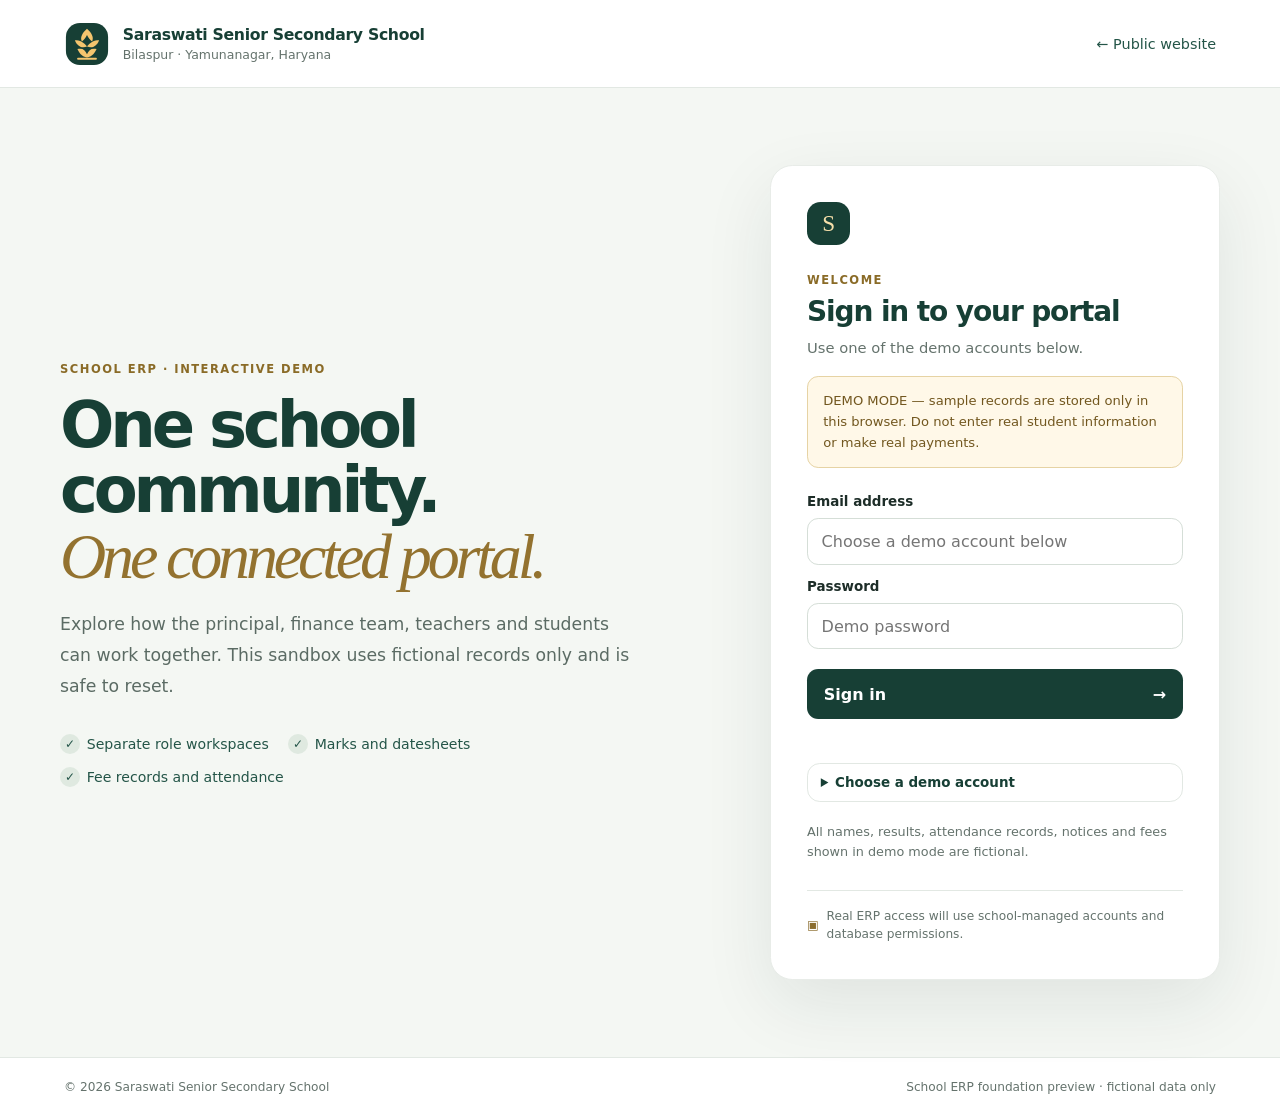
<file: erp/index.html>
<!doctype html>
<html lang="en">
<head>
  <meta charset="utf-8">
  <meta name="viewport" content="width=device-width, initial-scale=1">
  <meta name="theme-color" content="#173f35">
  <meta name="description" content="School ERP demonstration portal for Saraswati Senior Secondary School.">
  <title>School ERP | Saraswati Senior Secondary School</title>
  <link rel="icon" type="image/svg+xml" href="../assets/favicon.svg">
  <link rel="stylesheet" href="./styles.css">
  <script src="./config.js"></script>
  <script type="module" src="./app.js"></script>
</head>
<body>
  <a class="skip-link" href="#main">Skip to content</a>
  <header class="topbar">
    <a class="brand" href="../index.html">
      <img src="../assets/logo.svg" alt="" width="46" height="46">
      <span><strong>Saraswati Senior Secondary School</strong><small>Bilaspur · Yamunanagar, Haryana</small></span>
    </a>
    <a class="back-link" href="../index.html">← Public website</a>
  </header>

  <main id="main">
    <section id="login-layout" class="page-shell">
      <section class="intro">
        <span class="eyebrow">SCHOOL ERP · INTERACTIVE DEMO</span>
        <h1>One school community.<br><em>One connected portal.</em></h1>
        <p>Explore how the principal, finance team, teachers and students can work together. This sandbox uses fictional records only and is safe to reset.</p>
        <div class="trust-points">
          <span><b aria-hidden="true">✓</b> Separate role workspaces</span>
          <span><b aria-hidden="true">✓</b> Marks and datesheets</span>
          <span><b aria-hidden="true">✓</b> Fee records and attendance</span>
        </div>
      </section>

      <section class="auth-card" aria-labelledby="portal-title">
        <div class="card-mark" aria-hidden="true">S</div>
        <div id="login-panel">
          <span class="eyebrow">WELCOME</span>
          <h2 id="portal-title">Sign in to your portal</h2>
          <p class="muted">Use one of the demo accounts below.</p>

          <div id="demo-notice" class="notice notice-warn" role="status">
            DEMO MODE — sample records are stored only in this browser. Do not enter real student information or make real payments.
          </div>
          <div id="setup-notice" class="notice notice-info" role="status" hidden>
            Live sign-in needs the school's Supabase project configuration. Demo accounts are available separately on this preview.
          </div>

          <form id="login-form">
            <label for="email">Email address</label>
            <input id="email" name="email" type="email" autocomplete="username" placeholder="Choose a demo account below" required>
            <label for="password">Password</label>
            <input id="password" name="password" type="password" autocomplete="current-password" placeholder="Demo password" required>
            <button id="login-button" class="primary-button" type="submit">Sign in <span aria-hidden="true">→</span></button>
            <p id="login-status" class="form-status" role="status" aria-live="polite"></p>
          </form>

          <details class="demo-accounts" id="demo-account-list">
            <summary>Choose a demo account</summary>
            <p class="demo-password">Shared demo password: <code>Demo@12345</code></p>
            <div id="demo-account-buttons" class="demo-account-buttons"></div>
          </details>
          <p class="help-note">All names, results, attendance records, notices and fees shown in demo mode are fictional.</p>
        </div>

        <div class="security-caption"><span aria-hidden="true">▣</span> Real ERP access will use school-managed accounts and database permissions.</div>
      </section>
    </section>

    <section id="portal-root" class="portal-layout" hidden aria-label="School ERP workspace">
      <aside class="sidebar">
        <a class="sidebar-brand" href="../index.html">
          <img src="../assets/logo.svg" alt="" width="38" height="38">
          <span><strong>Saraswati ERP</strong><small>School workspace</small></span>
        </a>
        <div class="sidebar-section-title">WORKSPACE</div>
        <nav id="portal-nav" class="portal-nav" aria-label="ERP navigation"></nav>
        <div class="sidebar-bottom">
          <div class="user-chip"><span id="user-avatar" class="avatar">S</span><span><strong id="user-name">Demo User</strong><small id="user-role">Demo role</small></span></div>
          <button id="logout-button" class="sidebar-logout" type="button"><span aria-hidden="true">↪</span> Sign out</button>
        </div>
      </aside>
      <div class="workspace">
        <header class="workspace-header">
          <div>
            <p class="workspace-kicker">SARASWATI SENIOR SECONDARY SCHOOL <span>·</span> 2026–27</p>
            <h1 id="view-title">Overview</h1>
          </div>
          <div class="workspace-actions">
            <span id="mode-badge" class="mode-badge">DEMO SANDBOX</span>
            <button id="reset-demo-button" class="secondary-button reset-button" type="button" hidden>Reset demo data</button>
          </div>
        </header>
        <div id="demo-banner" class="demo-banner"><span aria-hidden="true">ⓘ</span><span><strong>Demo sandbox</strong> — records are fictional and saved only in this browser. No messages, payments or real uploads are sent.</span></div>
        <div id="portal-status" class="portal-status" role="status" aria-live="polite"></div>
        <div id="portal-view" class="portal-view"></div>
        <footer class="workspace-footer"><span>© <span data-year>2026</span> Saraswati Senior Secondary School</span><span>ERP demo · Not for official records</span></footer>
      </div>
    </section>
  </main>

  <footer id="public-footer" class="footer">
    <span>© <span data-year>2026</span> Saraswati Senior Secondary School</span>
    <span>School ERP foundation preview · fictional data only</span>
  </footer>
</body>
</html>
</file>
<file: erp/styles.css>
:root {
  color-scheme: light;
  --green: #173f35;
  --green-2: #245548;
  --gold: #d4ac58;
  --ink: #1d2d28;
  --muted: #65736d;
  --line: #e2e8e3;
  --paper: #ffffff;
  --wash: #f4f7f3;
  --danger: #8c302c;
  --blue: #3558a3;
  font-family: Inter, ui-sans-serif, system-ui, -apple-system, BlinkMacSystemFont, "Segoe UI", sans-serif;
}
* { box-sizing: border-box; }
body { margin: 0; color: var(--ink); background: var(--wash); min-height: 100vh; }
a { color: inherit; }
.skip-link { position: absolute; top: -4rem; left: 1rem; z-index: 50; background: #fff; padding: .7rem 1rem; border-radius: .5rem; }
.skip-link:focus { top: 1rem; }
.topbar { min-height: 88px; display: flex; align-items: center; justify-content: space-between; gap: 1rem; padding: 1rem clamp(1rem, 5vw, 4.5rem); background: var(--paper); border-bottom: 1px solid var(--line); }
.brand { display: inline-flex; align-items: center; gap: .8rem; text-decoration: none; color: var(--green); }
.brand img { flex: 0 0 auto; }
.brand span { display: grid; gap: .2rem; }
.brand strong { font-size: .98rem; letter-spacing: -.02em; }
.brand small { color: var(--muted); font-size: .78rem; }
.back-link { color: var(--green-2); font-size: .9rem; text-decoration: none; white-space: nowrap; }
.back-link:hover { text-decoration: underline; }
.page-shell { width: min(1160px, calc(100% - 2rem)); margin: 0 auto; padding: clamp(2.4rem, 6vw, 5.5rem) 0; display: grid; grid-template-columns: minmax(0, 1fr) minmax(340px, 450px); gap: clamp(2rem, 7vw, 7rem); align-items: center; }
.intro { padding: 1rem 0; }
.eyebrow { display: inline-flex; align-items: center; gap: .5rem; font-size: .72rem; font-weight: 800; text-transform: uppercase; letter-spacing: .13em; color: #8a6b27; }
.intro h1 { margin: 1rem 0 1.25rem; font-size: clamp(2.5rem, 5vw, 4.7rem); letter-spacing: -.065em; line-height: 1.02; color: var(--green); }
.intro h1 em { font-family: Georgia, "Times New Roman", serif; font-weight: 500; color: #93722f; }
.intro > p { max-width: 570px; color: #5b6b64; font-size: 1.08rem; line-height: 1.8; }
.trust-points { display: flex; flex-wrap: wrap; gap: .8rem 1.2rem; margin-top: 2rem; color: var(--green-2); font-size: .88rem; }
.trust-points span { display: inline-flex; align-items: center; gap: .42rem; }
.trust-points b { display: grid; place-items: center; width: 1.25rem; height: 1.25rem; border-radius: 50%; background: #dfe9e0; font-size: .75rem; }
.auth-card { position: relative; padding: clamp(1.5rem, 4vw, 2.25rem); background: var(--paper); border: 1px solid #e8ece8; border-radius: 1.4rem; box-shadow: 0 24px 70px rgba(19, 49, 40, .09); }
.card-mark { display: grid; place-items: center; width: 2.7rem; height: 2.7rem; margin-bottom: 1.5rem; border-radius: .85rem; background: var(--green); color: #f6dfaa; font-family: Georgia, serif; font-size: 1.45rem; }
.auth-card h2 { margin: .45rem 0 .5rem; font-size: 1.75rem; letter-spacing: -.04em; color: var(--green); }
.muted { margin: 0; line-height: 1.6; color: var(--muted); font-size: .92rem; }
form { display: grid; gap: .55rem; margin-top: 1.3rem; }
label { margin-top: .35rem; font-size: .84rem; font-weight: 700; }
input, select, textarea { width: 100%; padding: .8rem .85rem; border: 1px solid #d5ded7; border-radius: .7rem; color: var(--ink); background: #fff; font: inherit; outline: none; transition: border-color .15s, box-shadow .15s; }
input:focus, select:focus, textarea:focus { border-color: #4d7b69; box-shadow: 0 0 0 3px rgba(45, 103, 81, .13); }
input[type="file"] { padding: .6rem; font-size: .82rem; }
button { font: inherit; cursor: pointer; border: 0; }
button:focus-visible, a:focus-visible { outline: 3px solid #c49a43; outline-offset: 3px; }
.primary-button { margin-top: .7rem; display: flex; justify-content: space-between; align-items: center; gap: 1rem; padding: .95rem 1.05rem; color: #fff; background: var(--green); border-radius: .7rem; font-weight: 750; transition: background .15s, transform .15s; }
.primary-button:hover:not(:disabled) { background: var(--green-2); transform: translateY(-1px); }
.primary-button:disabled { opacity: .48; cursor: not-allowed; }
.secondary-button { padding: .68rem .9rem; border: 1px solid #cad7ce; border-radius: .7rem; background: #fff; color: var(--green); font-size: .82rem; font-weight: 750; }
.secondary-button:hover { background: var(--wash); }
.form-status { min-height: 1.2em; margin: .2rem 0 0; color: var(--danger); font-size: .84rem; line-height: 1.5; }
.help-note { margin: 1.2rem 0 0; font-size: .8rem; color: var(--muted); line-height: 1.6; }
.notice { margin: 1rem 0; padding: .85rem .95rem; border-radius: .7rem; font-size: .82rem; line-height: 1.6; }
.notice-warn { border: 1px solid #e6d3a4; background: #fff8e8; color: #72571f; }
.notice-info { border: 1px solid #d6e4d9; background: #f2f7f2; color: #3c5d4a; }
.security-caption { display: flex; align-items: center; gap: .5rem; border-top: 1px solid var(--line); padding-top: 1rem; margin-top: 1.7rem; color: var(--muted); font-size: .76rem; line-height: 1.5; }
.security-caption span { color: #8b6d2e; }
.demo-accounts { margin-top: 1rem; border: 1px solid var(--line); border-radius: .8rem; padding: .7rem .8rem; }
.demo-accounts summary { cursor: pointer; color: var(--green); font-size: .84rem; font-weight: 750; }
.demo-password { margin: .7rem 0; color: var(--muted); font-size: .8rem; }
.demo-password code { display: inline-block; padding: .15rem .4rem; border-radius: .3rem; background: #f1f4f0; color: var(--green); font-weight: 800; }
.demo-account-buttons { display: grid; gap: .45rem; }
.demo-account-button { display: grid; grid-template-columns: minmax(0, 1fr) auto; gap: .1rem .5rem; text-align: left; padding: .65rem .7rem; border: 1px solid #e1e8e1; border-radius: .6rem; background: #fbfcfa; color: var(--ink); }
.demo-account-button:hover { border-color: #8aa795; background: #f0f6f0; }
.demo-account-button strong { font-size: .8rem; }
.demo-account-button small { grid-column: 1; overflow-wrap: anywhere; font-size: .72rem; color: var(--muted); }
.demo-account-button span { grid-column: 2; grid-row: 1 / span 2; align-self: center; color: var(--green-2); font-size: .72rem; font-weight: 800; }
.footer { display: flex; justify-content: space-between; flex-wrap: wrap; gap: .5rem 1.5rem; padding: 1.4rem clamp(1rem, 5vw, 4.5rem); border-top: 1px solid var(--line); background: #fff; color: var(--muted); font-size: .76rem; }
[hidden] { display: none !important; }

/* Authenticated ERP workspace */
.portal-layout { display: grid; grid-template-columns: 245px minmax(0, 1fr); min-height: calc(100vh - 88px); background: var(--wash); }
.sidebar { display: flex; flex-direction: column; min-height: calc(100vh - 88px); padding: 1.25rem 1rem 1rem; background: #fff; border-right: 1px solid var(--line); }
.sidebar-brand { display: flex; align-items: center; gap: .65rem; padding: .4rem .45rem 1.45rem; color: var(--green); text-decoration: none; }
.sidebar-brand span { display: grid; gap: .18rem; }
.sidebar-brand strong { font-size: .9rem; }
.sidebar-brand small { color: var(--muted); font-size: .72rem; }
.sidebar-section-title { padding: .4rem .7rem .7rem; font-size: .65rem; font-weight: 850; letter-spacing: .13em; color: #89958e; }
.portal-nav { display: grid; gap: .28rem; }
.portal-nav button { display: flex; align-items: center; gap: .7rem; width: 100%; padding: .76rem .75rem; color: #51645b; background: transparent; border-radius: .65rem; text-align: left; font-size: .84rem; font-weight: 650; }
.portal-nav button:hover { background: #f4f7f3; color: var(--green); }
.portal-nav button.is-active { background: #eaf1e9; color: var(--green); font-weight: 800; }
.nav-icon { display: inline-grid; place-items: center; width: 1.15rem; font-size: 1rem; }
.sidebar-bottom { margin-top: auto; padding-top: 1.2rem; border-top: 1px solid var(--line); }
.user-chip { display: flex; align-items: center; gap: .65rem; padding: .45rem .3rem .8rem; min-width: 0; }
.user-chip > span:last-child { display: grid; min-width: 0; gap: .15rem; }
.user-chip strong { overflow: hidden; text-overflow: ellipsis; white-space: nowrap; font-size: .78rem; }
.user-chip small { color: var(--muted); font-size: .7rem; }
.avatar { display: grid; place-items: center; flex: 0 0 2.1rem; width: 2.1rem; height: 2.1rem; border-radius: .7rem; background: var(--green); color: #f9e4b0; font-size: .85rem; font-weight: 850; }
.sidebar-logout { width: 100%; padding: .65rem .7rem; color: #56685f; background: transparent; text-align: left; border-radius: .6rem; font-size: .8rem; font-weight: 700; }
.sidebar-logout:hover { background: #fff2ef; color: #8c302c; }
.workspace { min-width: 0; padding: 1.5rem clamp(1rem, 3vw, 2.4rem) 0; display: flex; flex-direction: column; }
.workspace-header { display: flex; align-items: center; justify-content: space-between; gap: 1rem; margin-bottom: 1rem; }
.workspace-kicker { margin: 0 0 .45rem; color: #8b6e30; font-size: .65rem; font-weight: 850; letter-spacing: .12em; }
.workspace-kicker span { color: #b5bdb6; }
.workspace-header h1 { margin: 0; color: var(--green); font-size: clamp(1.65rem, 3vw, 2.25rem); letter-spacing: -.05em; }
.workspace-actions { display: flex; align-items: center; justify-content: flex-end; flex-wrap: wrap; gap: .65rem; }
.mode-badge { padding: .42rem .6rem; background: #fff3d8; color: #795a1c; border: 1px solid #ead7a8; border-radius: 999px; font-size: .62rem; font-weight: 900; letter-spacing: .07em; white-space: nowrap; }
.reset-button { color: #8c302c; border-color: #ead3ce; }
.demo-banner { display: flex; align-items: flex-start; gap: .65rem; margin: 0 0 1.3rem; padding: .8rem .95rem; border: 1px solid #ead8ad; border-radius: .75rem; background: #fff8e8; color: #71571f; font-size: .78rem; line-height: 1.55; }
.demo-banner > span:first-child { font-size: 1rem; }
.demo-banner strong { margin-right: .2rem; }
.portal-status { min-height: 0; color: var(--green-2); font-size: .82rem; }
.portal-status:not(:empty) { margin: -.35rem 0 .9rem; padding: .65rem .8rem; border: 1px solid #d5e3d6; border-radius: .6rem; background: #f0f7f0; }
.portal-status[data-error="true"] { color: var(--danger); border-color: #ead3ce; background: #fff2ef; }
.portal-view { flex: 1; min-width: 0; padding-bottom: 1.6rem; }
.page-heading { display: flex; justify-content: space-between; align-items: flex-end; flex-wrap: wrap; gap: .65rem 1.3rem; margin: .2rem 0 1.1rem; }
.page-heading h2 { margin: 0; color: var(--green); font-size: 1.3rem; letter-spacing: -.035em; }
.page-heading p { margin: .35rem 0 0; color: var(--muted); font-size: .82rem; line-height: 1.6; }
.stats-grid { display: grid; grid-template-columns: repeat(4, minmax(0, 1fr)); gap: .85rem; margin-bottom: 1rem; }
.stat-card { min-width: 0; padding: 1rem 1.05rem; border: 1px solid #e4eae4; border-radius: .9rem; background: #fff; }
.stat-label { display: flex; justify-content: space-between; gap: .3rem; color: var(--muted); font-size: .75rem; line-height: 1.4; }
.stat-icon { color: #9a792e; font-size: 1.05rem; }
.stat-value { display: block; margin: .55rem 0 .25rem; color: var(--green); font-size: clamp(1.35rem, 2.5vw, 1.9rem); font-weight: 850; letter-spacing: -.055em; overflow-wrap: anywhere; }
.stat-foot { color: #708077; font-size: .7rem; line-height: 1.4; }
.content-grid { display: grid; grid-template-columns: minmax(0, 1.4fr) minmax(250px, .9fr); gap: 1rem; align-items: start; }
.panel { min-width: 0; overflow: hidden; margin-bottom: 1rem; border: 1px solid #e3e9e3; border-radius: .9rem; background: #fff; }
.panel-head { display: flex; justify-content: space-between; align-items: center; gap: .6rem; padding: 1rem 1.05rem; border-bottom: 1px solid #edf0ec; }
.panel-head h3 { margin: 0; color: var(--green); font-size: .92rem; }
.panel-head p { margin: .25rem 0 0; color: var(--muted); font-size: .74rem; }
.panel-body { padding: 1rem 1.05rem; }
.table-wrap { max-width: 100%; overflow-x: auto; }
table { width: 100%; border-collapse: collapse; font-size: .8rem; }
th { padding: .72rem .9rem; color: #66776d; background: #f8faf7; font-size: .68rem; font-weight: 850; letter-spacing: .04em; text-align: left; white-space: nowrap; }
td { padding: .78rem .9rem; border-top: 1px solid #edf0ec; color: #374b40; vertical-align: middle; }
td strong { color: var(--ink); font-weight: 750; }
td small, .cell-sub { display: block; margin-top: .18rem; color: var(--muted); font-size: .7rem; }
.status-pill { display: inline-block; padding: .28rem .5rem; border-radius: 999px; background: #edf3ed; color: #35654a; font-size: .67rem; font-weight: 850; white-space: nowrap; }
.status-pill.due, .status-pill.absent, .status-pill.draft { background: #fff0eb; color: #923e32; }
.status-pill.partial, .status-pill.late { background: #fff4dd; color: #87641f; }
.status-pill.published, .status-pill.paid, .status-pill.present { background: #e7f3e9; color: #276640; }
.inline-button { padding: .4rem .58rem; color: var(--green); background: #eef4ee; border-radius: .5rem; font-size: .71rem; font-weight: 800; white-space: nowrap; }
.inline-button:hover { background: #dce9de; }
.inline-button.danger { color: #8c302c; background: #fff0eb; }
.quick-actions { display: grid; grid-template-columns: repeat(2, minmax(0, 1fr)); gap: .6rem; }
.quick-action { display: flex; align-items: center; gap: .55rem; padding: .8rem; border: 1px solid #e0e8e0; background: #fbfcfa; border-radius: .7rem; color: var(--green); font-size: .77rem; font-weight: 750; text-align: left; }
.quick-action:hover { background: #eef5ee; border-color: #cbdccc; }
.quick-action span:first-child { font-size: 1.05rem; }
.notice-list { display: grid; gap: 0; }
.notice-row { padding: .85rem 1.05rem; border-bottom: 1px solid #edf0ec; }
.notice-row:last-child { border-bottom: 0; }
.notice-row-head { display: flex; justify-content: space-between; align-items: flex-start; gap: .8rem; }
.notice-row h3 { margin: 0; font-size: .82rem; color: var(--green); }
.notice-row p { margin: .4rem 0 0; color: var(--muted); font-size: .77rem; line-height: 1.6; }
.notice-row time { flex: 0 0 auto; color: #7e8b82; font-size: .68rem; }
.module-grid { display: grid; grid-template-columns: minmax(0, 1.25fr) minmax(280px, .75fr); gap: 1rem; align-items: start; }
.module-form { margin: 0; padding: 1.05rem; }
.module-form h3 { margin: 0; color: var(--green); font-size: .95rem; }
.module-form > p { margin: .35rem 0 .8rem; color: var(--muted); font-size: .77rem; line-height: 1.55; }
.form-grid { display: grid; grid-template-columns: repeat(2, minmax(0, 1fr)); gap: .65rem .75rem; }
.field { display: grid; align-content: start; gap: .35rem; min-width: 0; }
.field label { margin: 0; font-size: .74rem; }
.field input, .field select, .field textarea { min-width: 0; padding: .68rem .72rem; font-size: .8rem; }
.field-full { grid-column: 1 / -1; }
.module-form .primary-button { justify-content: center; margin-top: .9rem; padding: .8rem; font-size: .82rem; }
.mini-help { margin: .5rem 0 0; color: var(--muted); font-size: .7rem; line-height: 1.5; }
.empty-state { padding: 2rem 1rem; text-align: center; color: var(--muted); font-size: .82rem; line-height: 1.6; }
.empty-state strong { display: block; margin-bottom: .35rem; color: var(--green); font-size: .9rem; }
.schedule-list { display: grid; gap: .55rem; padding: .85rem 1rem; }
.schedule-item { display: grid; grid-template-columns: 74px minmax(0, 1fr) auto; gap: .7rem; align-items: center; padding: .7rem; border: 1px solid #e5ebe4; border-radius: .7rem; }
.schedule-date { display: grid; justify-items: center; padding: .45rem; border-radius: .55rem; background: #edf3ed; color: var(--green); }
.schedule-date strong { font-size: 1.05rem; }
.schedule-date small { font-size: .62rem; text-transform: uppercase; }
.schedule-info strong { display: block; font-size: .8rem; color: var(--green); }
.schedule-info small { display: block; margin-top: .2rem; color: var(--muted); font-size: .7rem; }
.workspace-footer { display: flex; justify-content: space-between; flex-wrap: wrap; gap: .5rem 1rem; margin-top: auto; padding: 1rem 0; border-top: 1px solid #e1e8e1; color: #7d8a82; font-size: .7rem; }
.account-list { display: grid; grid-template-columns: repeat(2, minmax(0, 1fr)); gap: .75rem; padding: 1rem; }
.account-card { border: 1px solid #e2e9e1; border-radius: .8rem; padding: .85rem; min-width: 0; }
.account-card strong { display: block; color: var(--green); font-size: .82rem; }
.account-card span { display: block; margin-top: .3rem; color: var(--muted); font-size: .74rem; overflow-wrap: anywhere; }
.account-card code { display: inline-block; margin-top: .5rem; padding: .25rem .4rem; background: #f3f5f1; border-radius: .35rem; color: #42584c; font-size: .72rem; }
.demo-empty-warning { color: #76591c; font-size: .76rem; line-height: 1.55; }
@media (max-width: 1100px) {
  .stats-grid { grid-template-columns: repeat(2, minmax(0, 1fr)); }
  .content-grid, .module-grid { grid-template-columns: 1fr; }
}
@media (max-width: 820px) {
  .page-shell { grid-template-columns: 1fr; max-width: 580px; gap: 2rem; padding-top: 2.5rem; }
  .intro h1 { font-size: clamp(2.5rem, 10vw, 4rem); }
  .topbar { align-items: flex-start; }
  .portal-layout { grid-template-columns: 1fr; }
  .sidebar { min-height: auto; padding: .8rem 1rem; border-right: 0; border-bottom: 1px solid var(--line); }
  .sidebar-brand { padding-bottom: .8rem; }
  .sidebar-section-title { display: none; }
  .portal-nav { display: flex; gap: .25rem; overflow-x: auto; padding-bottom: .25rem; }
  .portal-nav button { width: auto; white-space: nowrap; flex: 0 0 auto; }
  .sidebar-bottom { display: flex; justify-content: space-between; align-items: center; gap: .7rem; margin-top: .75rem; padding-top: .75rem; }
  .user-chip { padding: 0; }
  .sidebar-logout { width: auto; }
  .workspace { padding-top: 1.2rem; }
}
@media (max-width: 560px) {
  .topbar { flex-direction: column; padding: 1rem; }
  .brand strong { font-size: .9rem; }
  .footer { flex-direction: column; }
  .trust-points { display: grid; gap: .65rem; }
  .workspace-header { align-items: flex-start; flex-direction: column; }
  .workspace-actions { justify-content: flex-start; }
  .stats-grid { grid-template-columns: repeat(2, minmax(0, 1fr)); gap: .55rem; }
  .stat-card { padding: .75rem; }
  .stat-value { font-size: 1.35rem; }
  .quick-actions, .account-list, .form-grid { grid-template-columns: 1fr; }
  .field-full { grid-column: auto; }
  .schedule-item { grid-template-columns: 60px minmax(0, 1fr); }
  .schedule-item > .inline-button { grid-column: 1 / -1; }
  .workspace-footer { flex-direction: column; }
}
@media (prefers-reduced-motion: reduce) {
  *, *::before, *::after { scroll-behavior: auto !important; transition-duration: .01ms !important; animation-duration: .01ms !important; }
}
</file>
